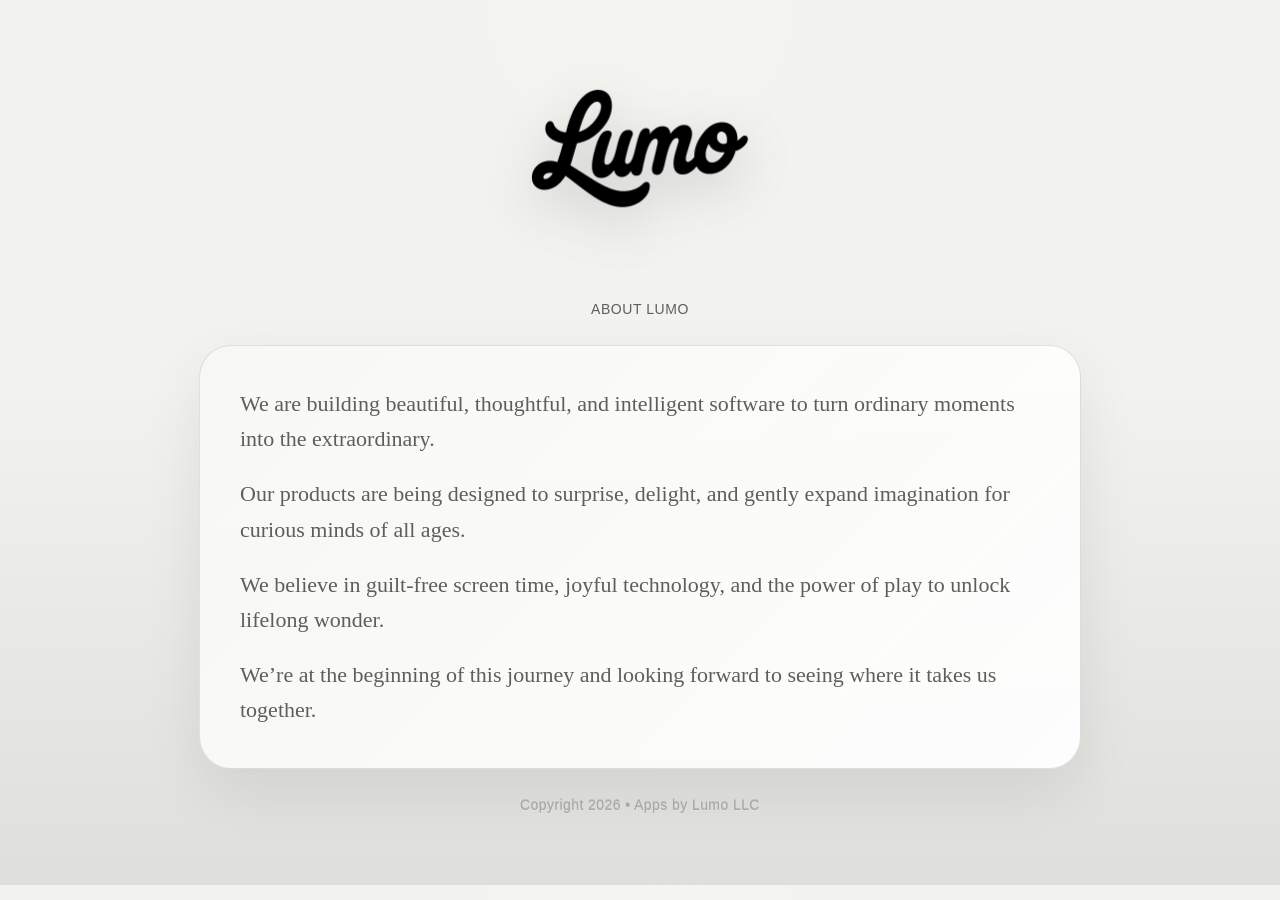
<file: index.html>
<!DOCTYPE html>
<html lang="en">
<head>
  <meta charset="UTF-8" />
  <meta name="viewport" content="width=device-width, initial-scale=1.0" />
  <title>Lumo</title>
  <link rel="stylesheet" href="assets/site.css" />
  <style>
    .wrap {
      max-width: 980px;
      margin: 0 auto;
      padding: 28px 24px 72px;
    }

    .hero {
      margin-top: 28px;
      max-width: 882px;
      margin-left: auto;
      margin-right: auto;
      padding: 40px;
      border-radius: 32px;
      background: var(--hero-bg);
      border: 1px solid var(--line);
      box-shadow: var(--shadow);
    }

    .hero p {
      font-size: 22px;
      line-height: 1.6;
      max-width: none;
      color: var(--muted);
      margin: 0;
    }

    .hero p + p {
      margin-top: 20px;
    }

    @media (max-width: 720px) {
      .wrap {
        padding: 20px 16px 56px;
      }

      .hero {
        padding: 24px;
        border-radius: 22px;
      }

      .hero p {
        font-size: 18px;
      }
    }
  </style>
</head>
<body data-site-root="." data-page="home">
  <div class="wrap">
    <div data-site-header></div>

    <section class="hero">
      <p>We are building beautiful, thoughtful, and intelligent software to turn ordinary moments into the extraordinary.</p>
      <p>Our products are being designed to surprise, delight, and gently expand imagination for curious minds of all ages.</p>
      <p>We believe in guilt-free screen time, joyful technology, and the power of play to unlock lifelong wonder.</p>
      <p>We’re at the beginning of this journey and looking forward to seeing where it takes us together.</p>
    </section>

    <div data-site-footer></div>
  </div>
  <script src="assets/site.js"></script>
</body>
</html>
</file>
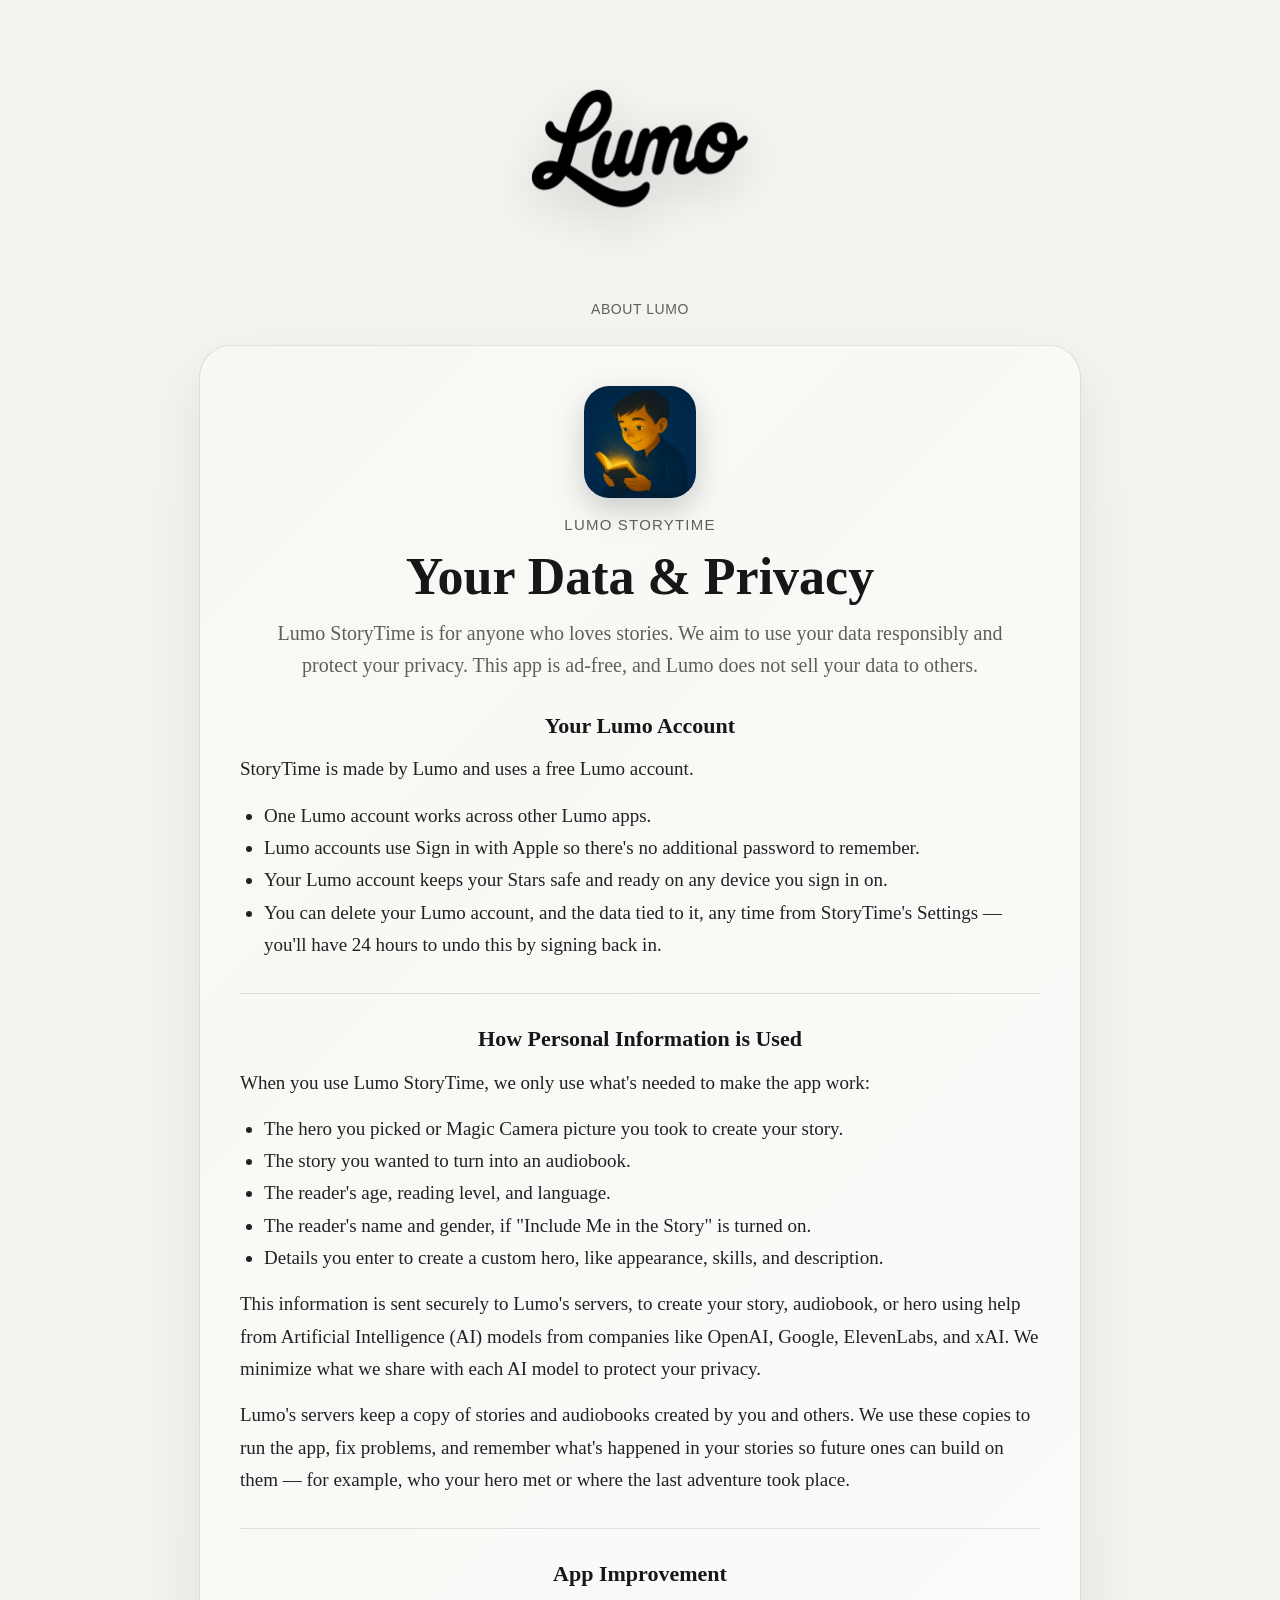
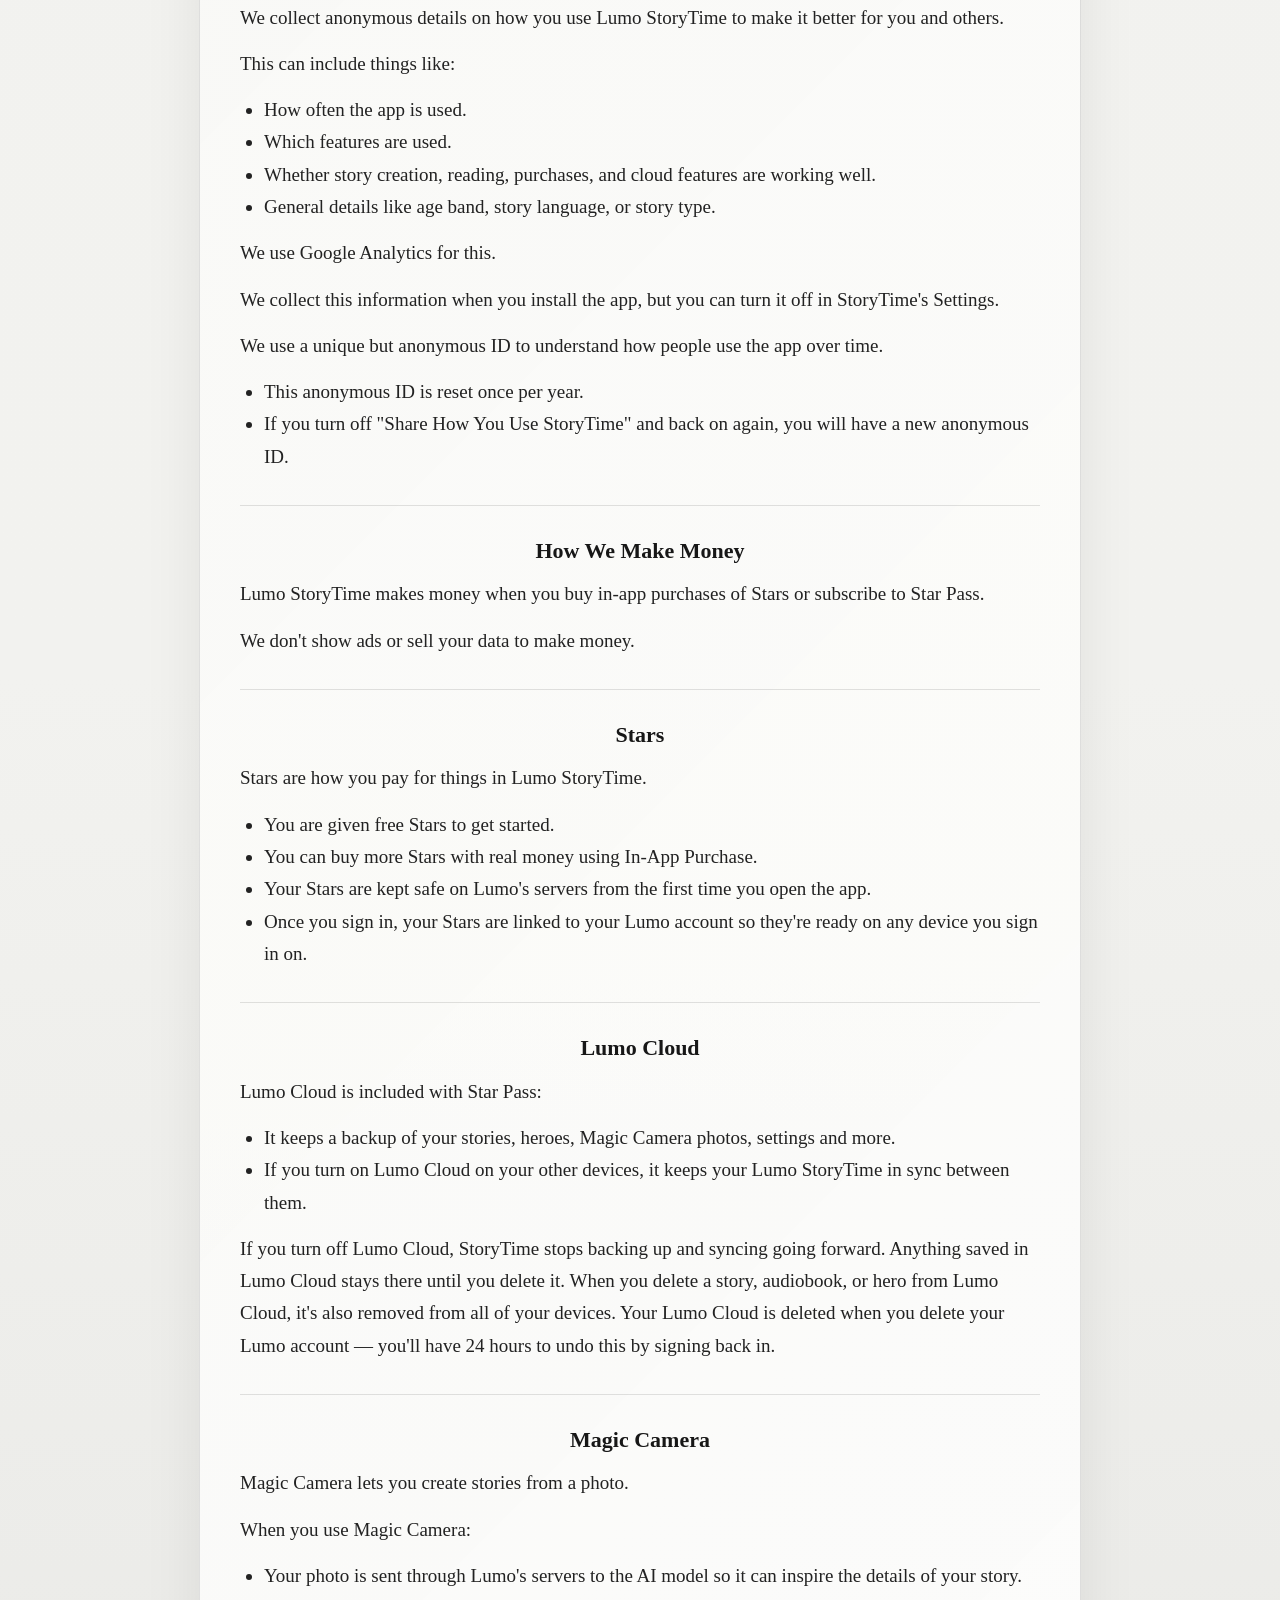
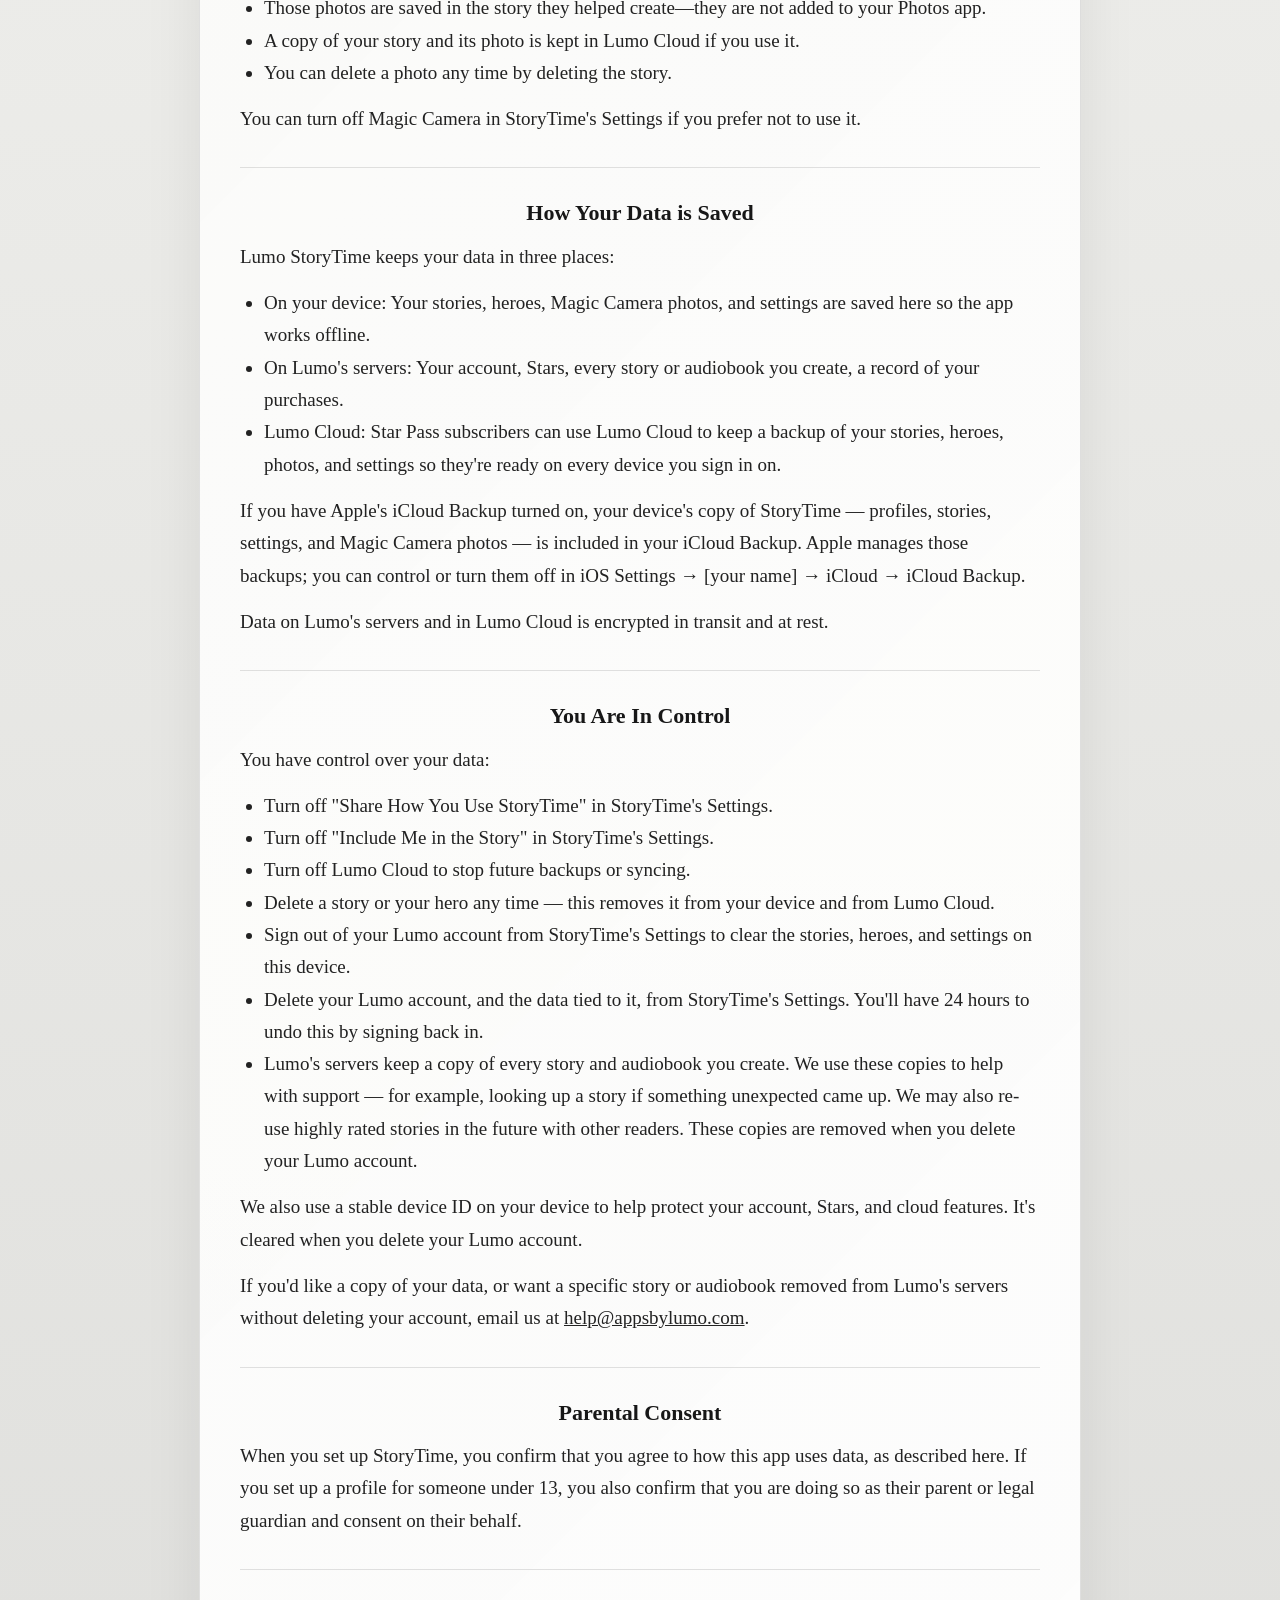
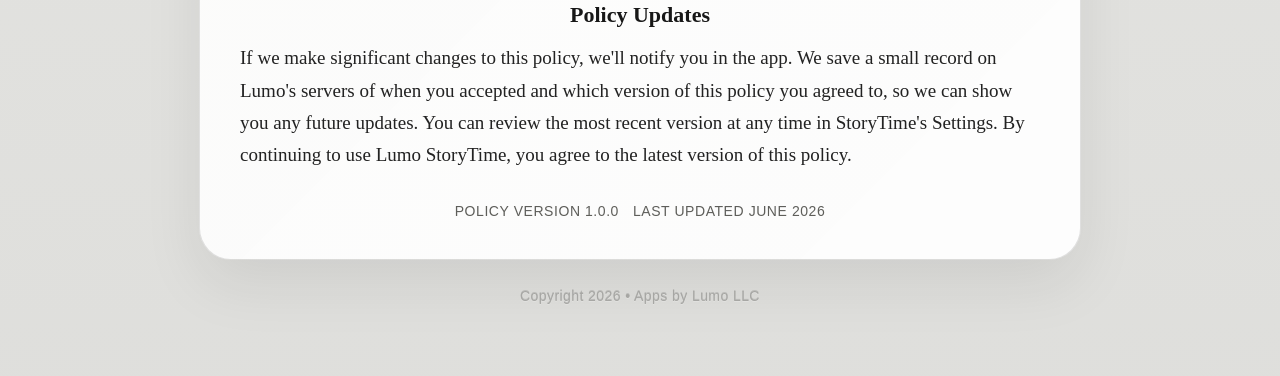
<file: storytime/privacy-policy.html>
<!DOCTYPE html>
<html lang="en">
<head>
  <meta charset="UTF-8" />
  <meta name="viewport" content="width=device-width, initial-scale=1.0" />
  <title>StoryTime Privacy Policy | Lumo</title>
  <link rel="stylesheet" href="../assets/site.css" />
  <meta
    name="description"
    content="Privacy Policy for the Lumo StoryTime app."
  />
  <style>
    .page {
      width: min(1080px, calc(100% - 32px));
      margin: 0 auto;
      padding: 28px 0 72px;
    }

    .policy-document {
      margin-top: 28px;
      max-width: 882px;
      margin-left: auto;
      margin-right: auto;
      background: var(--hero-bg);
      border: 1px solid var(--line);
      border-radius: 32px;
      padding: 40px;
      box-shadow: var(--shadow);
      position: relative;
      overflow: hidden;
    }

    .policy-intro {
      display: grid;
      justify-items: center;
      text-align: center;
    }

    .policy-icon {
      width: 112px;
      height: 112px;
      display: block;
      border-radius: 22.5%;
      object-fit: cover;
      overflow: hidden;
      box-shadow: 0 12px 30px rgba(0, 0, 0, 0.18);
      margin-bottom: 18px;
    }

    .policy-label {
      color: var(--accent-deep);
      font-family: var(--ui-font);
      font-size: 15px;
      letter-spacing: 0.08em;
      text-transform: uppercase;
    }

    h1 {
      margin: 18px 0 14px;
      font-size: clamp(32px, 5vw, 52px);
      line-height: 1;
      font-weight: 700;
      text-align: center;
    }

    .policy-intro p {
      max-width: 760px;
      margin: 0;
      font-size: 20px;
      line-height: 1.6;
      color: var(--muted);
    }

    .policy-meta {
      display: flex;
      flex-wrap: wrap;
      justify-content: center;
      gap: 14px;
      margin-top: 32px;
      font-family: var(--ui-font);
      font-size: 14px;
      color: var(--muted);
      letter-spacing: 0.04em;
      text-transform: uppercase;
    }

    .policy-meta span {
      white-space: nowrap;
    }

    .policy-body {
      margin-top: 32px;
    }

    .policy-section + .policy-section {
      margin-top: 32px;
      padding-top: 32px;
      border-top: 1px solid var(--line);
    }

    .policy-body h2 {
      margin: 0 0 14px;
      font-size: 22px;
      line-height: 1.2;
      text-align: center;
    }

    .policy-body p {
      margin: 0 0 14px;
      font-size: 19px;
      line-height: 1.7;
      color: color-mix(in srgb, var(--text) 84%, var(--muted) 16%);
    }

    .policy-body p:last-child,
    .policy-body ul:last-child {
      margin-bottom: 0;
    }

    .policy-body ul {
      margin: 0 0 14px;
      padding-left: 24px;
      font-size: 19px;
      line-height: 1.7;
      color: color-mix(in srgb, var(--text) 84%, var(--muted) 16%);
    }

    .policy-source {
      margin-top: 32px;
      padding-top: 24px;
      border-top: 1px solid var(--line);
      font-size: 17px;
      line-height: 1.7;
      color: var(--muted);
    }

    .policy-source strong {
      color: var(--text);
    }

    @media (max-width: 720px) {
      .page {
        width: min(100% - 20px, 1080px);
        padding-top: 20px;
      }

      .policy-document {
        margin-top: 28px;
        padding: 22px;
        border-radius: 20px;
      }

      .policy-intro p,
      .policy-body p,
      .policy-body ul {
        font-size: 17px;
      }

      .policy-icon {
        width: 96px;
        height: 96px;
        border-radius: 22.5%;
      }

      .policy-body {
        margin-top: 24px;
      }
    }
  </style>
</head>
<body data-site-root=".." data-page="storytime-privacy">
  <main class="page">
    <div data-site-header></div>

    <article class="policy-document">
      <section class="policy-intro">
        <img class="policy-icon" src="../assets/storytime-icon.png" alt="StoryTime app icon" width="112" height="112" />
        <div class="policy-label">Lumo StoryTime</div>
        <h1>Your Data &amp; Privacy</h1>
        <p>
          Lumo StoryTime is for anyone who loves stories. We aim to use
          your data responsibly and protect your privacy. This app is
          ad-free, and Lumo does not sell your data to others.
        </p>
      </section>

      <div class="policy-body">
      <section class="policy-section">
        <h2>Your Lumo Account</h2>
        <p>StoryTime is made by Lumo and uses a free Lumo account.</p>
        <ul>
          <li>One Lumo account works across other Lumo apps.</li>
          <li>Lumo accounts use Sign in with Apple so there's no additional password to remember.</li>
          <li>Your Lumo account keeps your Stars safe and ready on any device you sign in on.</li>
          <li>You can delete your Lumo account, and the data tied to it, any time from StoryTime's Settings — you'll have 24 hours to undo this by signing back in.</li>
        </ul>
      </section>

      <section class="policy-section">
        <h2>How Personal Information is Used</h2>
        <p>When you use Lumo StoryTime, we only use what's needed to make the app work:</p>
        <ul>
          <li>The hero you picked or Magic Camera picture you took to create your story.</li>
          <li>The story you wanted to turn into an audiobook.</li>
          <li>The reader's age, reading level, and language.</li>
          <li>The reader's name and gender, if "Include Me in the Story" is turned on.</li>
          <li>Details you enter to create a custom hero, like appearance, skills, and description.</li>
        </ul>
        <p>
          This information is sent securely to Lumo's servers, to create your story,
          audiobook, or hero using help from Artificial Intelligence (AI) models from
          companies like OpenAI, Google, ElevenLabs, and xAI. We minimize what we share
          with each AI model to protect your privacy.
        </p>
        <p>
          Lumo's servers keep a copy of stories and audiobooks created by you and
          others. We use these copies to run the app, fix problems, and remember
          what's happened in your stories so future ones can build on them — for
          example, who your hero met or where the last adventure took place.
        </p>
      </section>

      <section class="policy-section">
        <h2>App Improvement</h2>
        <p>
          We collect anonymous details on how you use Lumo StoryTime to make it better
          for you and others.
        </p>
        <p>This can include things like:</p>
        <ul>
          <li>How often the app is used.</li>
          <li>Which features are used.</li>
          <li>Whether story creation, reading, purchases, and cloud features are working well.</li>
          <li>General details like age band, story language, or story type.</li>
        </ul>
        <p>We use Google Analytics for this.</p>
        <p>We collect this information when you install the app, but you can turn it off in StoryTime's Settings.</p>
        <p>We use a unique but anonymous ID to understand how people use the app over time.</p>
        <ul>
          <li>This anonymous ID is reset once per year.</li>
          <li>If you turn off "Share How You Use StoryTime" and back on again, you will have a new anonymous ID.</li>
        </ul>
      </section>

      <section class="policy-section">
        <h2>How We Make Money</h2>
        <p>
          Lumo StoryTime makes money when you buy in-app purchases of Stars or
          subscribe to Star Pass.
        </p>
        <p>We don't show ads or sell your data to make money.</p>
      </section>

      <section class="policy-section">
        <h2>Stars</h2>
        <p>Stars are how you pay for things in Lumo StoryTime.</p>
        <ul>
          <li>You are given free Stars to get started.</li>
          <li>You can buy more Stars with real money using In-App Purchase.</li>
          <li>Your Stars are kept safe on Lumo's servers from the first time you open the app.</li>
          <li>Once you sign in, your Stars are linked to your Lumo account so they're ready on any device you sign in on.</li>
        </ul>
      </section>

      <section class="policy-section">
        <h2>Lumo Cloud</h2>
        <p>Lumo Cloud is included with Star Pass:</p>
        <ul>
          <li>It keeps a backup of your stories, heroes, Magic Camera photos, settings and more.</li>
          <li>If you turn on Lumo Cloud on your other devices, it keeps your Lumo StoryTime in sync between them.</li>
        </ul>
        <p>
          If you turn off Lumo Cloud, StoryTime stops backing up and syncing going
          forward. Anything saved in Lumo Cloud stays there until you delete it. When
          you delete a story, audiobook, or hero from Lumo Cloud, it's also removed
          from all of your devices. Your Lumo Cloud is deleted when you delete your
          Lumo account — you'll have 24 hours to undo this by signing back in.
        </p>
      </section>

      <section class="policy-section">
        <h2>Magic Camera</h2>
        <p>Magic Camera lets you create stories from a photo.</p>
        <p>When you use Magic Camera:</p>
        <ul>
          <li>Your photo is sent through Lumo's servers to the AI model so it can inspire the details of your story.</li>
          <li>Those photos are saved in the story they helped create—they are not added to your Photos app.</li>
          <li>A copy of your story and its photo is kept in Lumo Cloud if you use it.</li>
          <li>You can delete a photo any time by deleting the story.</li>
        </ul>
        <p>You can turn off Magic Camera in StoryTime's Settings if you prefer not to use it.</p>
      </section>

      <section class="policy-section">
        <h2>How Your Data is Saved</h2>
        <p>Lumo StoryTime keeps your data in three places:</p>
        <ul>
          <li>On your device: Your stories, heroes, Magic Camera photos, and settings are saved here so the app works offline.</li>
          <li>On Lumo's servers: Your account, Stars, every story or audiobook you create, a record of your purchases.</li>
          <li>Lumo Cloud: Star Pass subscribers can use Lumo Cloud to keep a backup of your stories, heroes, photos, and settings so they're ready on every device you sign in on.</li>
        </ul>
        <p>
          If you have Apple's iCloud Backup turned on, your device's copy of
          StoryTime — profiles, stories, settings, and Magic Camera
          photos — is included in your iCloud Backup. Apple manages those
          backups; you can control or turn them off in iOS Settings → [your
          name] → iCloud → iCloud Backup.
        </p>
        <p>Data on Lumo's servers and in Lumo Cloud is encrypted in transit and at rest.</p>
      </section>

      <section class="policy-section">
        <h2>You Are In Control</h2>
        <p>You have control over your data:</p>
        <ul>
          <li>Turn off "Share How You Use StoryTime" in StoryTime's Settings.</li>
          <li>Turn off "Include Me in the Story" in StoryTime's Settings.</li>
          <li>Turn off Lumo Cloud to stop future backups or syncing.</li>
          <li>Delete a story or your hero any time — this removes it from your device and from Lumo Cloud.</li>
          <li>Sign out of your Lumo account from StoryTime's Settings to clear the stories, heroes, and settings on this device.</li>
          <li>Delete your Lumo account, and the data tied to it, from StoryTime's Settings. You'll have 24 hours to undo this by signing back in.</li>
          <li>Lumo's servers keep a copy of every story and audiobook you create. We use these copies to help with support — for example, looking up a story if something unexpected came up. We may also re-use highly rated stories in the future with other readers. These copies are removed when you delete your Lumo account.</li>
        </ul>
        <p>
          We also use a stable device ID on your device to help protect your account,
          Stars, and cloud features. It's cleared when you delete your Lumo account.
        </p>
        <p>
          If you'd like a copy of your data, or want a specific story or audiobook
          removed from Lumo's servers without deleting your account, email us at
          <a href="mailto:help@appsbylumo.com">help@appsbylumo.com</a>.
        </p>
      </section>

      <section class="policy-section">
        <h2>Parental Consent</h2>
        <p>
          When you set up StoryTime, you confirm that you agree to how this
          app uses data, as described here. If you set up a profile for
          someone under 13, you also confirm that you are doing so as their
          parent or legal guardian and consent on their behalf.
        </p>
      </section>

      <section class="policy-section">
        <h2>Policy Updates</h2>
        <p>
          If we make significant changes to this policy, we'll notify you in
          the app. We save a small record on Lumo's servers of when you
          accepted and which version of this policy you agreed to, so we can
          show you any future updates. You can review the most recent version
          at any time in StoryTime's Settings. By continuing to use Lumo StoryTime, you
          agree to the latest version of this policy.
        </p>
      </section>

      <div class="policy-meta">
        <span>Policy version 1.0.0</span>
        <span>Last updated June 2026</span>
      </div>
      </div>
    </article>

    <div data-site-footer></div>
  </main>
  <script src="../assets/site.js"></script>
</body>
</html>
</file>
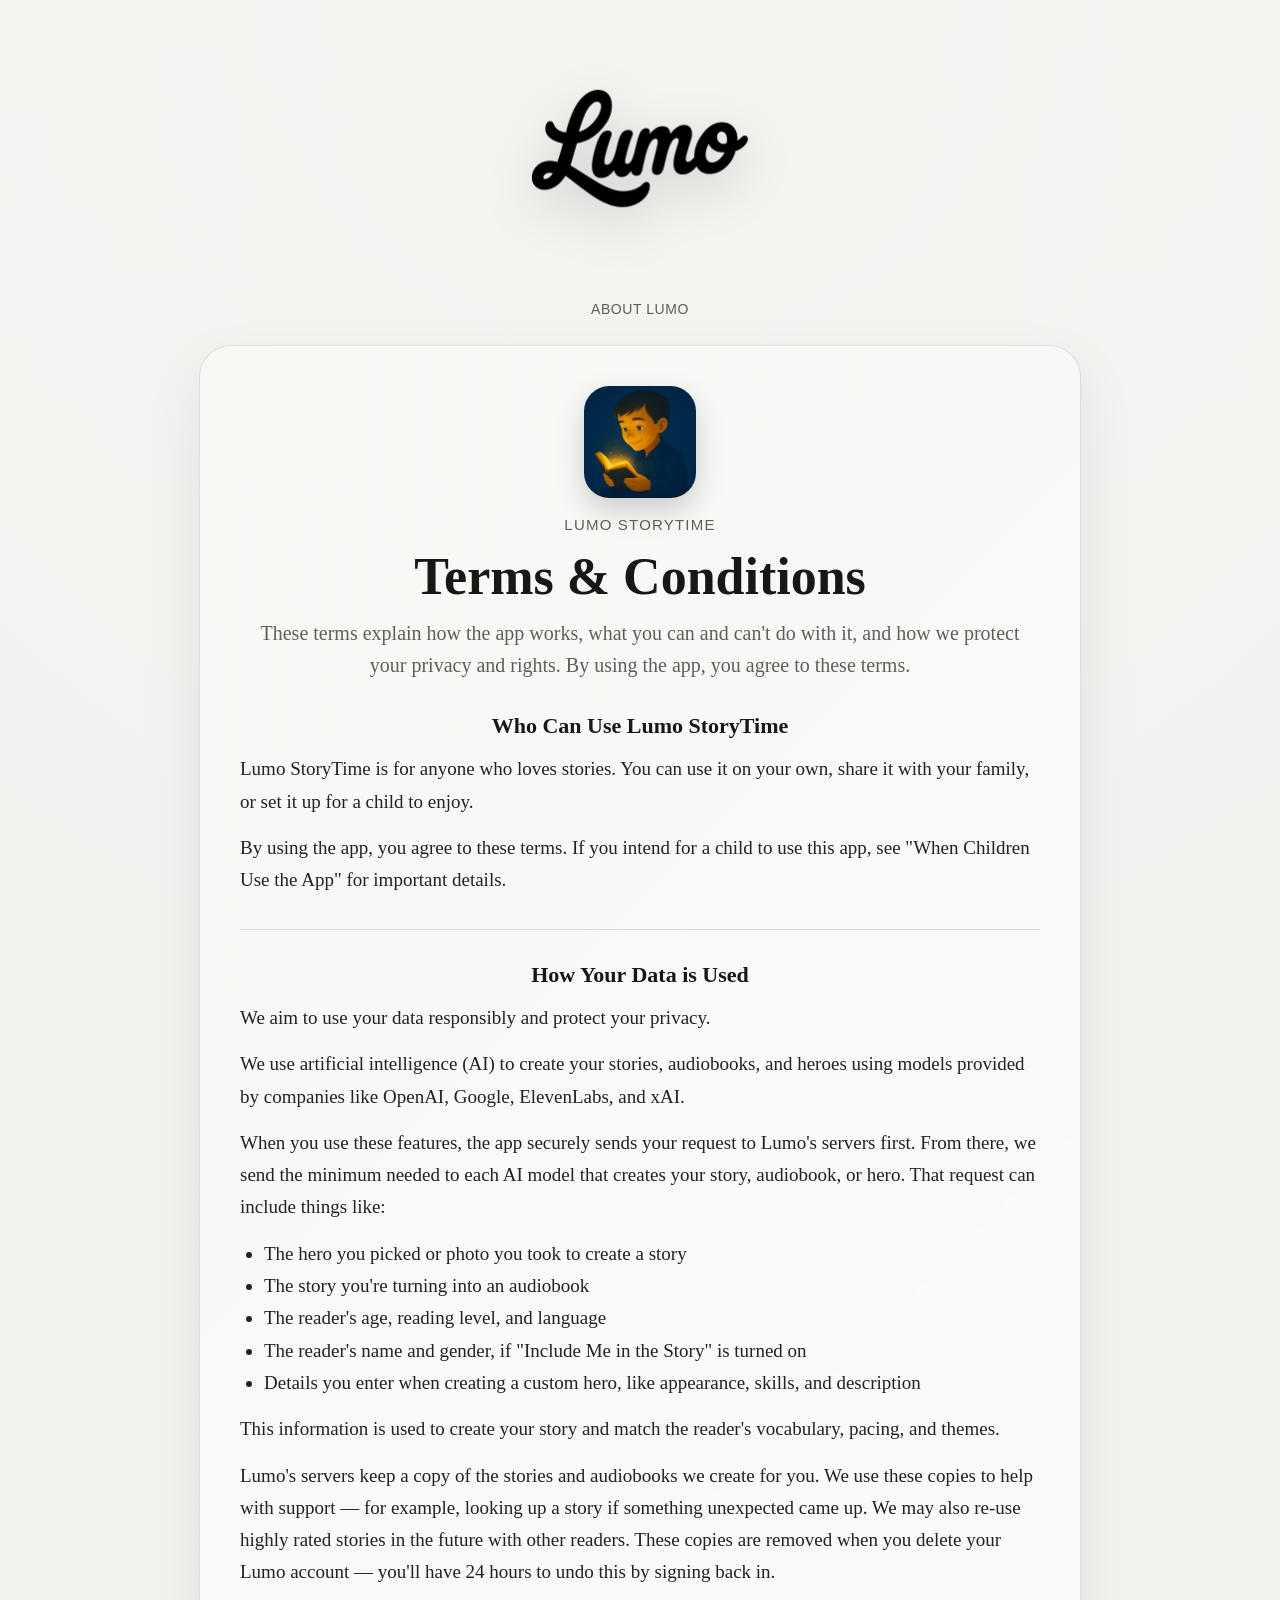
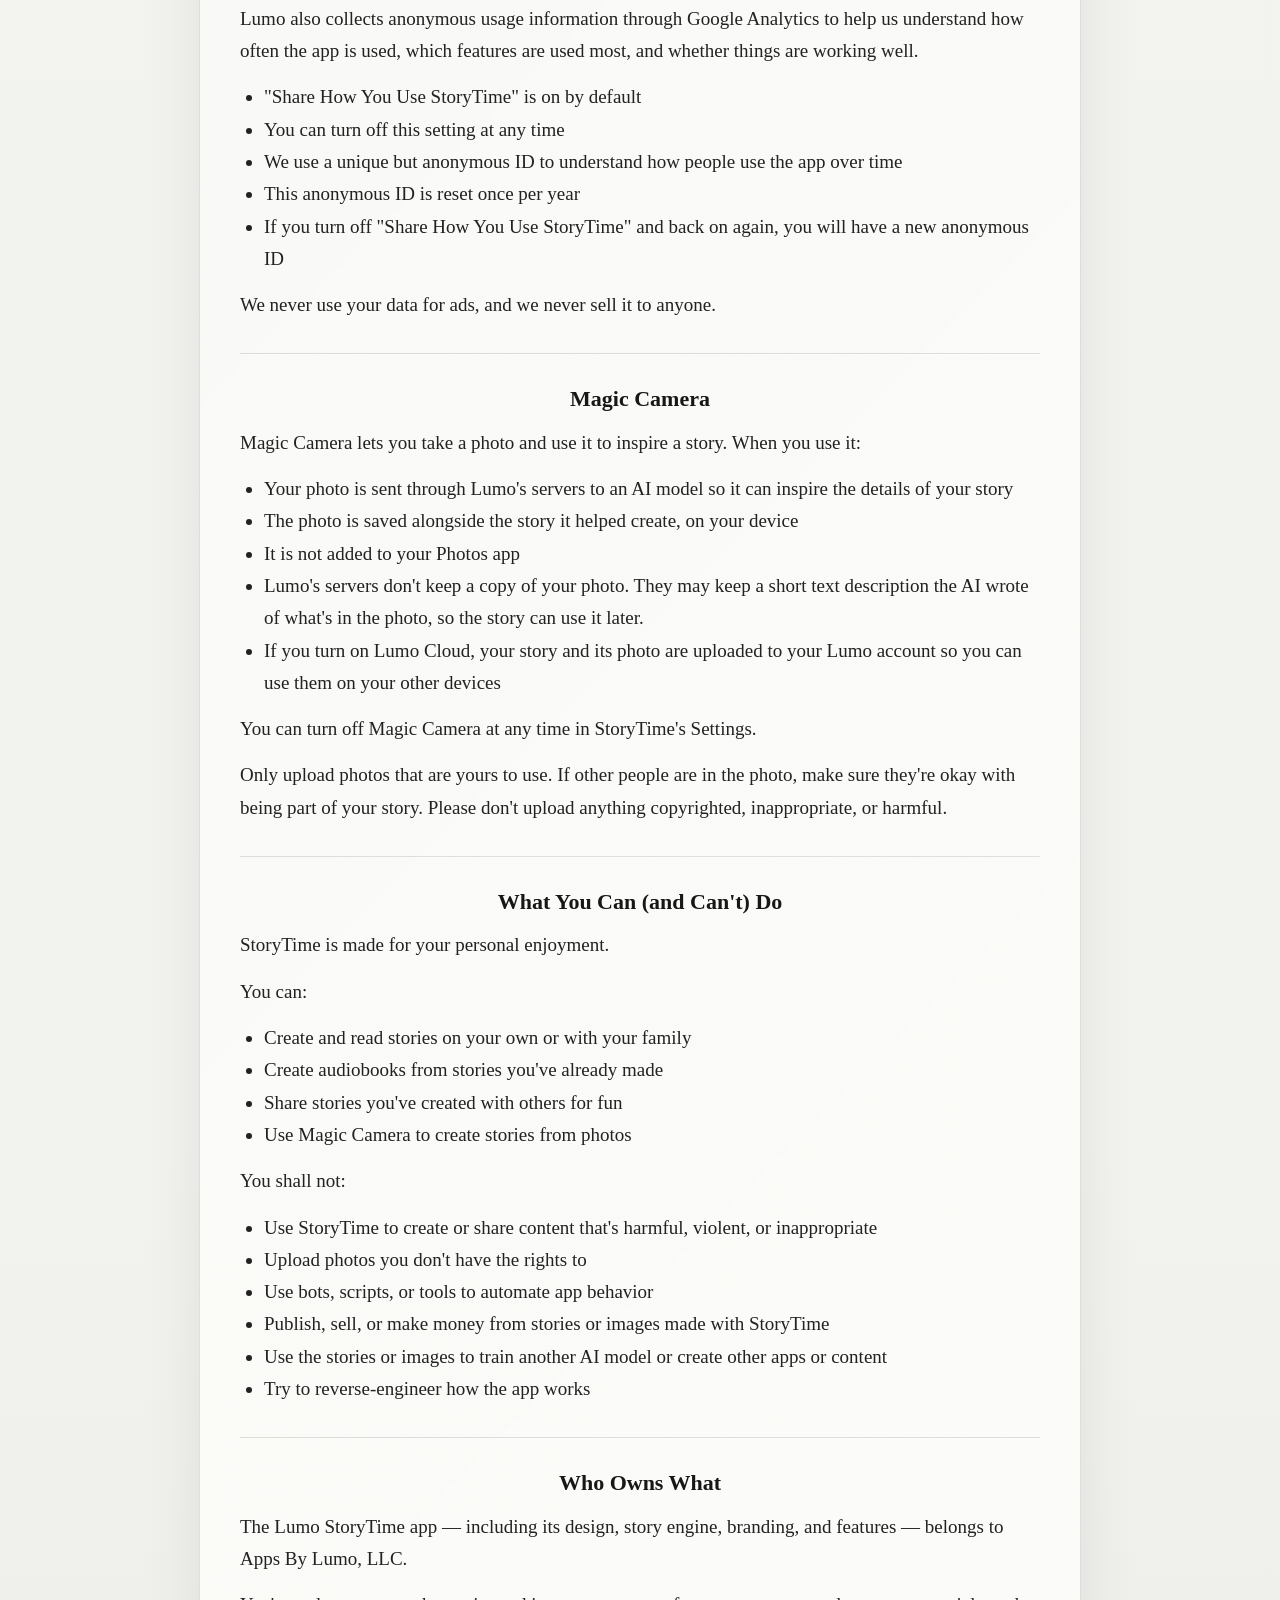
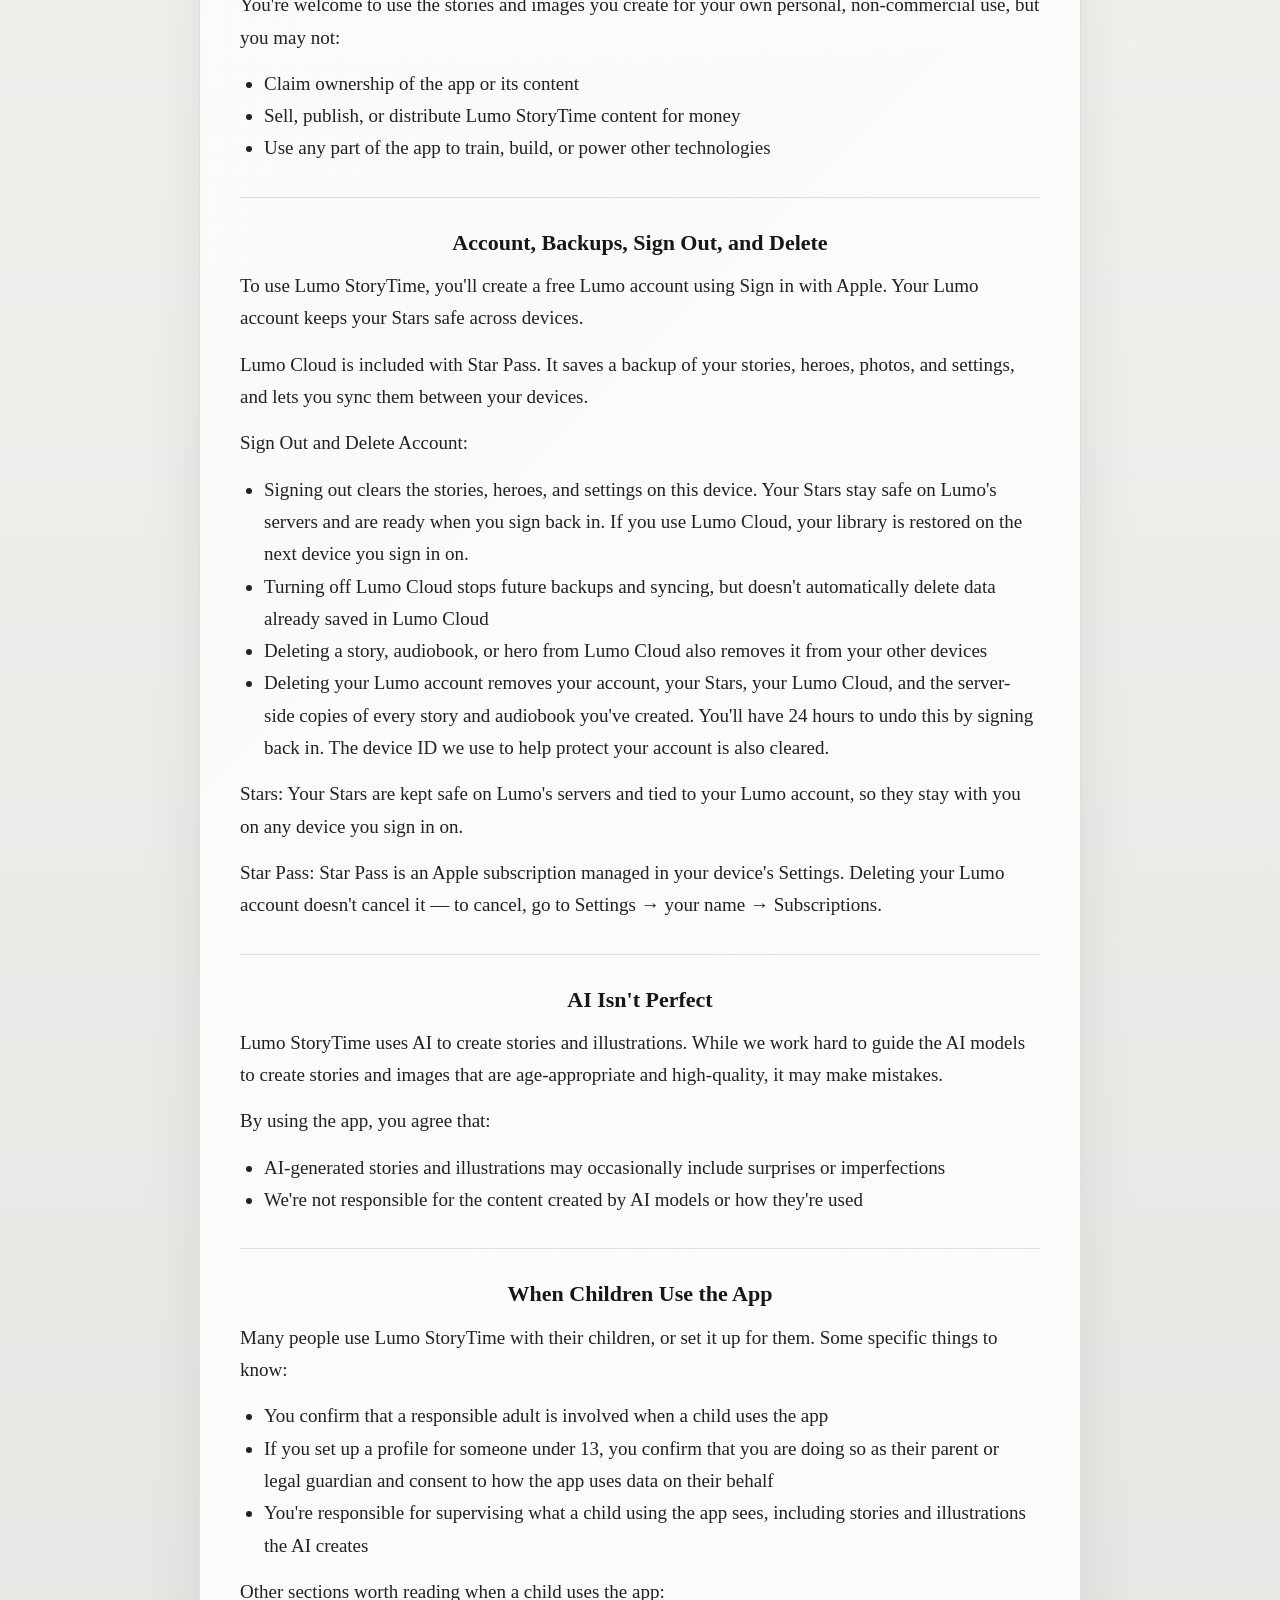
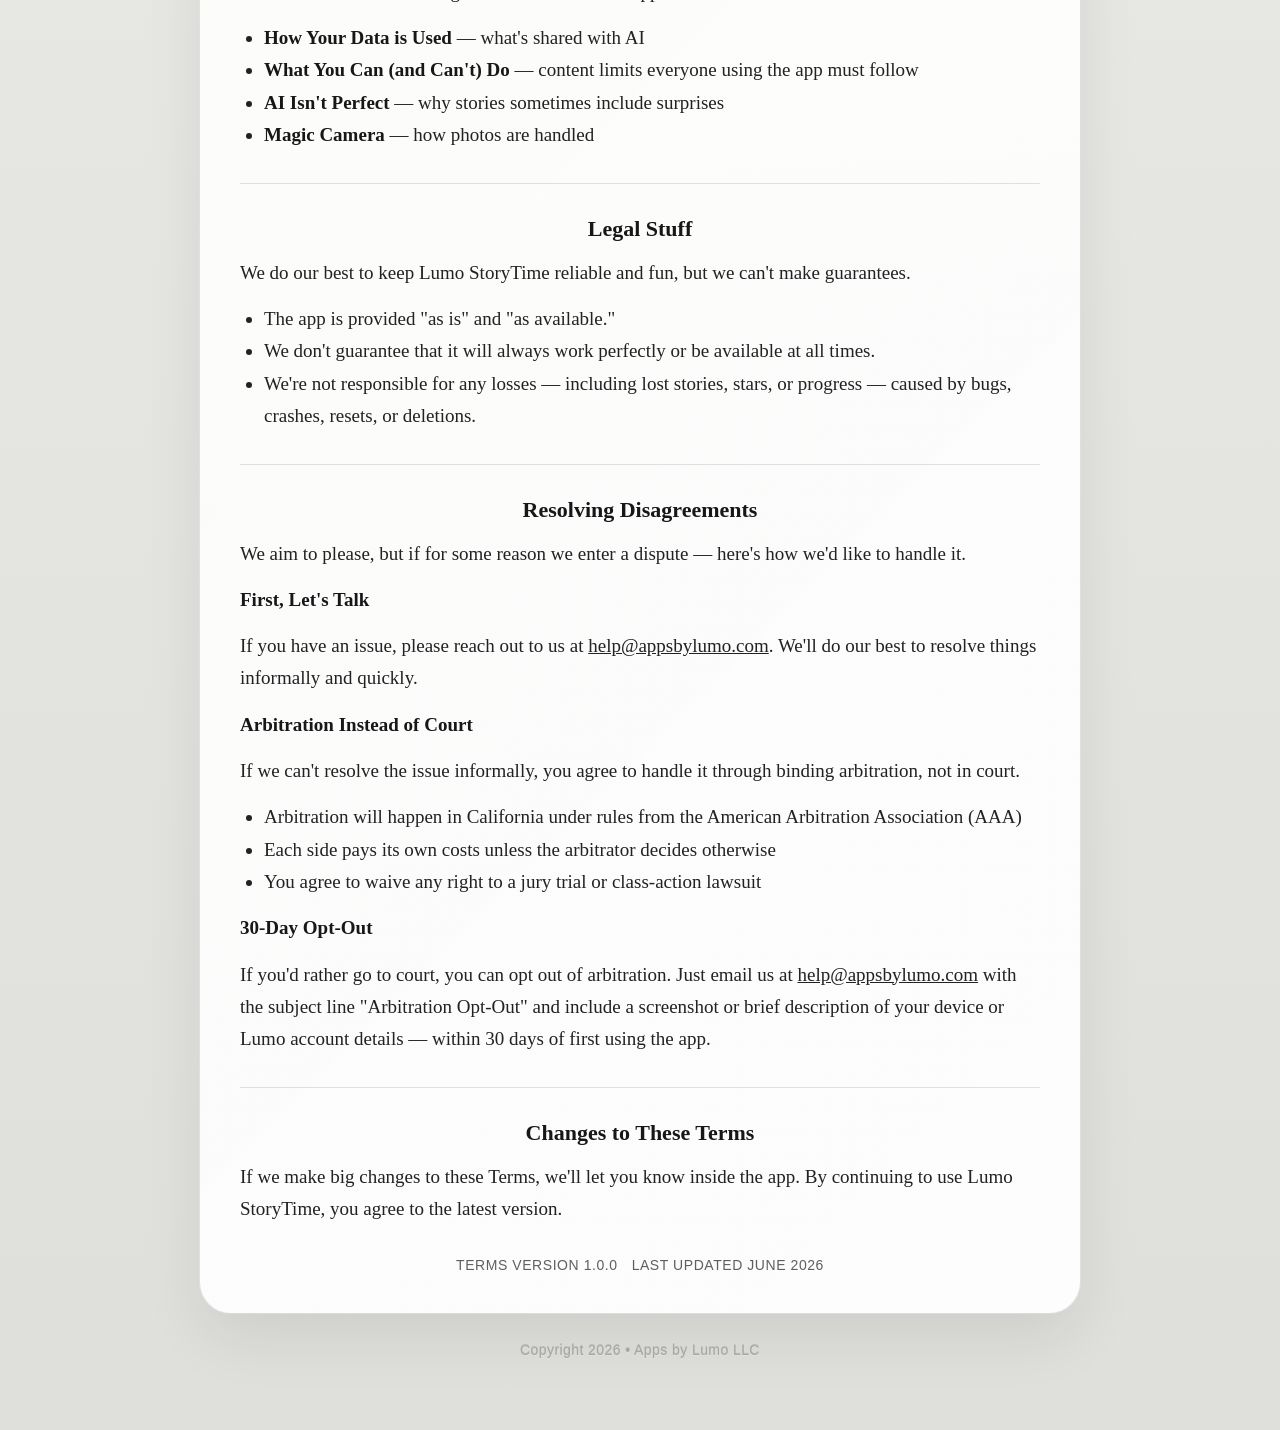
<file: storytime/terms-of-service.html>
<!DOCTYPE html>
<html lang="en">
<head>
  <meta charset="UTF-8" />
  <meta name="viewport" content="width=device-width, initial-scale=1.0" />
  <title>StoryTime Terms &amp; Conditions | Lumo</title>
  <link rel="stylesheet" href="../assets/site.css" />
  <meta
    name="description"
    content="Terms &amp; Conditions for the Lumo StoryTime app."
  />
  <style>
    .page {
      width: min(1080px, calc(100% - 32px));
      margin: 0 auto;
      padding: 28px 0 72px;
    }

    .policy-document {
      margin-top: 28px;
      max-width: 882px;
      margin-left: auto;
      margin-right: auto;
      background: var(--hero-bg);
      border: 1px solid var(--line);
      border-radius: 32px;
      padding: 40px;
      box-shadow: var(--shadow);
      position: relative;
      overflow: hidden;
    }

    .policy-intro {
      display: grid;
      justify-items: center;
      text-align: center;
    }

    .policy-icon {
      width: 112px;
      height: 112px;
      display: block;
      border-radius: 22.5%;
      object-fit: cover;
      overflow: hidden;
      box-shadow: 0 12px 30px rgba(0, 0, 0, 0.18);
      margin-bottom: 18px;
    }

    .policy-label {
      color: var(--accent-deep);
      font-family: var(--ui-font);
      font-size: 15px;
      letter-spacing: 0.08em;
      text-transform: uppercase;
    }

    h1 {
      margin: 18px 0 14px;
      font-size: clamp(32px, 5vw, 52px);
      line-height: 1;
      font-weight: 700;
      text-align: center;
    }

    .policy-intro p {
      max-width: 760px;
      margin: 0;
      font-size: 20px;
      line-height: 1.6;
      color: var(--muted);
    }

    .policy-meta {
      display: flex;
      flex-wrap: wrap;
      justify-content: center;
      gap: 14px;
      margin-top: 32px;
      font-family: var(--ui-font);
      font-size: 14px;
      color: var(--muted);
      letter-spacing: 0.04em;
      text-transform: uppercase;
    }

    .policy-meta span {
      white-space: nowrap;
    }

    .policy-body {
      margin-top: 32px;
    }

    .policy-section + .policy-section {
      margin-top: 32px;
      padding-top: 32px;
      border-top: 1px solid var(--line);
    }

    .policy-body h2 {
      margin: 0 0 14px;
      font-size: 22px;
      line-height: 1.2;
      text-align: center;
    }

    .policy-body p {
      margin: 0 0 14px;
      font-size: 19px;
      line-height: 1.7;
      color: color-mix(in srgb, var(--text) 84%, var(--muted) 16%);
    }

    .policy-body p:last-child,
    .policy-body ul:last-child {
      margin-bottom: 0;
    }

    .policy-body ul {
      margin: 0 0 14px;
      padding-left: 24px;
      font-size: 19px;
      line-height: 1.7;
      color: color-mix(in srgb, var(--text) 84%, var(--muted) 16%);
    }

    .policy-body strong {
      color: var(--text);
    }

    .policy-source {
      margin-top: 32px;
      padding-top: 24px;
      border-top: 1px solid var(--line);
      font-size: 17px;
      line-height: 1.7;
      color: var(--muted);
    }

    .policy-source strong {
      color: var(--text);
    }

    @media (max-width: 720px) {
      .page {
        width: min(100% - 20px, 1080px);
        padding-top: 20px;
      }

      .policy-document {
        margin-top: 28px;
        padding: 22px;
        border-radius: 20px;
      }

      .policy-intro p,
      .policy-body p,
      .policy-body ul {
        font-size: 17px;
      }

      .policy-icon {
        width: 96px;
        height: 96px;
        border-radius: 22.5%;
      }

      .policy-body {
        margin-top: 24px;
      }
    }
  </style>
</head>
<body data-site-root=".." data-page="storytime-terms">
  <main class="page">
    <div data-site-header></div>

    <article class="policy-document">
      <section class="policy-intro">
        <img class="policy-icon" src="../assets/storytime-icon.png" alt="StoryTime app icon" width="112" height="112" />
        <div class="policy-label">Lumo StoryTime</div>
        <h1>Terms &amp; Conditions</h1>
        <p>
          These terms explain how the app works, what you can and can't do with it, and how we protect
          your privacy and rights. By using the app, you agree to these terms.
        </p>
      </section>

      <div class="policy-body">

        <section class="policy-section">
          <h2>Who Can Use Lumo StoryTime</h2>
          <p>
            Lumo StoryTime is for anyone who loves stories. You can use it on your own, share it
            with your family, or set it up for a child to enjoy.
          </p>
          <p>
            By using the app, you agree to these terms. If you intend for a child to use this app,
            see "When Children Use the App" for important details.
          </p>
        </section>

        <section class="policy-section">
          <h2>How Your Data is Used</h2>
          <p>We aim to use your data responsibly and protect your privacy.</p>
          <p>
            We use artificial intelligence (AI) to create your stories, audiobooks, and heroes using
            models provided by companies like OpenAI, Google, ElevenLabs, and xAI.
          </p>
          <p>
            When you use these features, the app securely sends your request to Lumo's servers first.
            From there, we send the minimum needed to each AI model that creates your story, audiobook,
            or hero. That request can include things like:
          </p>
          <ul>
            <li>The hero you picked or photo you took to create a story</li>
            <li>The story you're turning into an audiobook</li>
            <li>The reader's age, reading level, and language</li>
            <li>The reader's name and gender, if "Include Me in the Story" is turned on</li>
            <li>Details you enter when creating a custom hero, like appearance, skills, and description</li>
          </ul>
          <p>This information is used to create your story and match the reader's vocabulary, pacing, and themes.</p>
          <p>
            Lumo's servers keep a copy of the stories and audiobooks we create for you. We use these
            copies to help with support — for example, looking up a story if something unexpected came
            up. We may also re-use highly rated stories in the future with other readers. These copies
            are removed when you delete your Lumo account — you'll have 24 hours to undo this by signing back in.
          </p>
          <p>
            Lumo also collects anonymous usage information through Google Analytics to help us
            understand how often the app is used, which features are used most, and whether things
            are working well.
          </p>
          <ul>
            <li>"Share How You Use StoryTime" is on by default</li>
            <li>You can turn off this setting at any time</li>
            <li>We use a unique but anonymous ID to understand how people use the app over time</li>
            <li>This anonymous ID is reset once per year</li>
            <li>If you turn off "Share How You Use StoryTime" and back on again, you will have a new anonymous ID</li>
          </ul>
          <p>We never use your data for ads, and we never sell it to anyone.</p>
        </section>

        <section class="policy-section">
          <h2>Magic Camera</h2>
          <p>Magic Camera lets you take a photo and use it to inspire a story. When you use it:</p>
          <ul>
            <li>Your photo is sent through Lumo's servers to an AI model so it can inspire the details of your story</li>
            <li>The photo is saved alongside the story it helped create, on your device</li>
            <li>It is not added to your Photos app</li>
            <li>Lumo's servers don't keep a copy of your photo. They may keep a short text description the AI wrote of what's in the photo, so the story can use it later.</li>
            <li>If you turn on Lumo Cloud, your story and its photo are uploaded to your Lumo account so you can use them on your other devices</li>
          </ul>
          <p>You can turn off Magic Camera at any time in StoryTime's Settings.</p>
          <p>
            Only upload photos that are yours to use. If other people are in the photo, make sure
            they're okay with being part of your story. Please don't upload anything copyrighted,
            inappropriate, or harmful.
          </p>
        </section>

        <section class="policy-section">
          <h2>What You Can (and Can't) Do</h2>
          <p>StoryTime is made for your personal enjoyment.</p>
          <p>You can:</p>
          <ul>
            <li>Create and read stories on your own or with your family</li>
            <li>Create audiobooks from stories you've already made</li>
            <li>Share stories you've created with others for fun</li>
            <li>Use Magic Camera to create stories from photos</li>
          </ul>
          <p>You shall not:</p>
          <ul>
            <li>Use StoryTime to create or share content that's harmful, violent, or inappropriate</li>
            <li>Upload photos you don't have the rights to</li>
            <li>Use bots, scripts, or tools to automate app behavior</li>
            <li>Publish, sell, or make money from stories or images made with StoryTime</li>
            <li>Use the stories or images to train another AI model or create other apps or content</li>
            <li>Try to reverse-engineer how the app works</li>
          </ul>
        </section>

        <section class="policy-section">
          <h2>Who Owns What</h2>
          <p>
            The Lumo StoryTime app — including its design, story engine, branding, and features —
            belongs to Apps By Lumo, LLC.
          </p>
          <p>
            You're welcome to use the stories and images you create for your own personal,
            non-commercial use, but you may not:
          </p>
          <ul>
            <li>Claim ownership of the app or its content</li>
            <li>Sell, publish, or distribute Lumo StoryTime content for money</li>
            <li>Use any part of the app to train, build, or power other technologies</li>
          </ul>
        </section>

        <section class="policy-section">
          <h2>Account, Backups, Sign Out, and Delete</h2>
          <p>
            To use Lumo StoryTime, you'll create a free Lumo account using Sign in with Apple. Your
            Lumo account keeps your Stars safe across devices.
          </p>
          <p>
            Lumo Cloud is included with Star Pass. It saves a backup of your stories, heroes, photos,
            and settings, and lets you sync them between your devices.
          </p>
          <p>Sign Out and Delete Account:</p>
          <ul>
            <li>Signing out clears the stories, heroes, and settings on this device. Your Stars stay safe on Lumo's servers and are ready when you sign back in. If you use Lumo Cloud, your library is restored on the next device you sign in on.</li>
            <li>Turning off Lumo Cloud stops future backups and syncing, but doesn't automatically delete data already saved in Lumo Cloud</li>
            <li>Deleting a story, audiobook, or hero from Lumo Cloud also removes it from your other devices</li>
            <li>Deleting your Lumo account removes your account, your Stars, your Lumo Cloud, and the server-side copies of every story and audiobook you've created. You'll have 24 hours to undo this by signing back in. The device ID we use to help protect your account is also cleared.</li>
          </ul>
          <p>
            Stars: Your Stars are kept safe on Lumo's servers and tied to your Lumo account, so they
            stay with you on any device you sign in on.
          </p>
          <p>
            Star Pass: Star Pass is an Apple subscription managed in your device's Settings. Deleting
            your Lumo account doesn't cancel it — to cancel, go to Settings → your name →
            Subscriptions.
          </p>
        </section>

        <section class="policy-section">
          <h2>AI Isn't Perfect</h2>
          <p>
            Lumo StoryTime uses AI to create stories and illustrations. While we work hard to guide
            the AI models to create stories and images that are age-appropriate and high-quality,
            it may make mistakes.
          </p>
          <p>By using the app, you agree that:</p>
          <ul>
            <li>AI-generated stories and illustrations may occasionally include surprises or imperfections</li>
            <li>We're not responsible for the content created by AI models or how they're used</li>
          </ul>
        </section>

        <section class="policy-section">
          <h2>When Children Use the App</h2>
          <p>
            Many people use Lumo StoryTime with their children, or set it up for them. Some
            specific things to know:
          </p>
          <ul>
            <li>You confirm that a responsible adult is involved when a child uses the app</li>
            <li>If you set up a profile for someone under 13, you confirm that you are doing so as their parent or legal guardian and consent to how the app uses data on their behalf</li>
            <li>You're responsible for supervising what a child using the app sees, including stories and illustrations the AI creates</li>
          </ul>
          <p>Other sections worth reading when a child uses the app:</p>
          <ul>
            <li><strong>How Your Data is Used</strong> — what's shared with AI</li>
            <li><strong>What You Can (and Can't) Do</strong> — content limits everyone using the app must follow</li>
            <li><strong>AI Isn't Perfect</strong> — why stories sometimes include surprises</li>
            <li><strong>Magic Camera</strong> — how photos are handled</li>
          </ul>
        </section>

        <section class="policy-section">
          <h2>Legal Stuff</h2>
          <p>
            We do our best to keep Lumo StoryTime reliable and fun, but we can't make guarantees.
          </p>
          <ul>
            <li>The app is provided "as is" and "as available."</li>
            <li>We don't guarantee that it will always work perfectly or be available at all times.</li>
            <li>We're not responsible for any losses — including lost stories, stars, or progress — caused by bugs, crashes, resets, or deletions.</li>
          </ul>
        </section>

        <section class="policy-section">
          <h2>Resolving Disagreements</h2>
          <p>We aim to please, but if for some reason we enter a dispute — here's how we'd like to handle it.</p>
          <p><strong>First, Let's Talk</strong></p>
          <p>
            If you have an issue, please reach out to us at
            <a href="mailto:help@appsbylumo.com">help@appsbylumo.com</a>. We'll do our best to
            resolve things informally and quickly.
          </p>
          <p><strong>Arbitration Instead of Court</strong></p>
          <p>If we can't resolve the issue informally, you agree to handle it through binding arbitration, not in court.</p>
          <ul>
            <li>Arbitration will happen in California under rules from the American Arbitration Association (AAA)</li>
            <li>Each side pays its own costs unless the arbitrator decides otherwise</li>
            <li>You agree to waive any right to a jury trial or class-action lawsuit</li>
          </ul>
          <p><strong>30-Day Opt-Out</strong></p>
          <p>
            If you'd rather go to court, you can opt out of arbitration. Just email us at
            <a href="mailto:help@appsbylumo.com">help@appsbylumo.com</a> with the subject line
            "Arbitration Opt-Out" and include a screenshot or brief description of your device or
            Lumo account details — within 30 days of first using the app.
          </p>
        </section>

        <section class="policy-section">
          <h2>Changes to These Terms</h2>
          <p>
            If we make big changes to these Terms, we'll let you know inside the app. By continuing
            to use Lumo StoryTime, you agree to the latest version.
          </p>
        </section>

        <div class="policy-meta">
          <span>Terms version 1.0.0</span>
          <span>Last updated June 2026</span>
        </div>
      </div>
    </article>

    <div data-site-footer></div>
  </main>
  <script src="../assets/site.js"></script>
</body>
</html>
</file>
<file: assets/site.css>
:root {
  --header-gap: 18px;
  --ui-font: -apple-system, BlinkMacSystemFont, "SF Pro Text", "SF Pro Display", "Segoe UI", sans-serif;
  --bg: #f2f2ef;
  --ink: #171717;
  --text: #171717;
  --muted: #5e5e5a;
  --line: rgba(23, 23, 23, 0.12);
  --shadow: 0 24px 60px rgba(0, 0, 0, 0.08);
  --hero-bg: linear-gradient(135deg, rgba(247, 247, 244, 0.96), rgba(255, 255, 255, 0.92));
  --paper: rgba(255, 255, 255, 0.82);
  --paper-strong: #ffffff;
  --accent: #777;
  --accent-deep: #5e5e5a;
  --logo-shadow: drop-shadow(0 16px 26px rgba(0, 0, 0, 0.16));
  --logo-light-display: block;
  --logo-dark-display: none;
}

html {
  color-scheme: light dark;
}

* {
  box-sizing: border-box;
}

body {
  margin: 0;
  padding: 0;
  font-family: "New York", "Iowan Old Style", "Palatino Linotype", Georgia, "Times New Roman", serif;
  color: var(--page-text, var(--text));
  background:
    radial-gradient(circle at top, rgba(255, 255, 255, 0.08), transparent 28%),
    linear-gradient(
      180deg,
      color-mix(in srgb, var(--bg) 96%, #ffffff 4%) 0%,
      var(--bg) 44%,
      color-mix(in srgb, var(--bg) 92%, #000000 8%) 100%
    );
}

a {
  color: inherit;
}

@media (prefers-color-scheme: dark) {
  :root {
    --bg: #1a1a1a;
    --ink: #f1f1ee;
    --text: #f1f1ee;
    --muted: #c7c7c2;
    --line: rgba(241, 241, 238, 0.1);
    --shadow: 0 24px 60px rgba(0, 0, 0, 0.34);
    --hero-bg: linear-gradient(135deg, rgba(40, 40, 40, 0.94), rgba(24, 24, 24, 0.9));
    --paper: rgba(33, 33, 33, 0.82);
    --paper-strong: rgba(28, 28, 28, 0.94);
    --accent: #9f9f9a;
    --accent-deep: #d4d4cf;
    --logo-shadow: drop-shadow(0 18px 34px rgba(0, 0, 0, 0.42));
    --logo-light-display: none;
    --logo-dark-display: block;
  }
}

.site-header {
  display: grid;
  justify-items: center;
  gap: var(--header-gap);
}

.brand-mark {
  display: flex;
  justify-content: center;
}

.brand-mark img {
  width: min(255px, 56vw);
  height: auto;
  filter: var(--logo-shadow);
}

.logo-light {
  display: var(--logo-light-display);
}

.logo-dark {
  display: var(--logo-dark-display);
}

.topbar {
  display: flex;
  align-items: center;
  justify-content: center;
  flex-wrap: wrap;
  gap: 12px;
  color: var(--muted);
  font-family: var(--ui-font);
  font-size: 14px;
  letter-spacing: 0.04em;
  text-transform: uppercase;
  text-align: center;
}

.topbar a {
  color: inherit;
  text-decoration: none;
}

.site-nav {
  display: flex;
  align-items: center;
  flex-wrap: wrap;
  gap: 10px;
}

.site-nav a,
.site-nav span {
  padding: 8px 12px;
  border-radius: 999px;
  background: rgba(127, 127, 127, 0.08);
  border: 1px solid var(--line);
}

.site-nav .current {
  background: rgba(127, 127, 127, 0.14);
}

.site-footer {
  margin-top: 28px;
  display: flex;
  justify-content: center;
}

.site-footer p {
  margin: 0;
  padding: 0;
  color: color-mix(in srgb, var(--bg) 42%, var(--muted) 58%);
  font-family: var(--ui-font);
  font-size: 14px;
  letter-spacing: 0.03em;
  text-align: center;
  text-shadow:
    0 1px 0 rgba(255, 255, 255, 0.24),
    0 -1px 0 rgba(0, 0, 0, 0.16);
  opacity: 0.82;
}

@media (prefers-color-scheme: dark) {
  .site-footer p {
    color: color-mix(in srgb, var(--bg) 34%, var(--muted) 66%);
    text-shadow:
      0 1px 0 rgba(255, 255, 255, 0.08),
      0 -1px 0 rgba(0, 0, 0, 0.42);
  }
}

@media (max-width: 720px) {
  .brand-mark img {
    width: min(255px, 64vw);
  }

  .topbar {
    flex-direction: column;
  }
}
</file>
